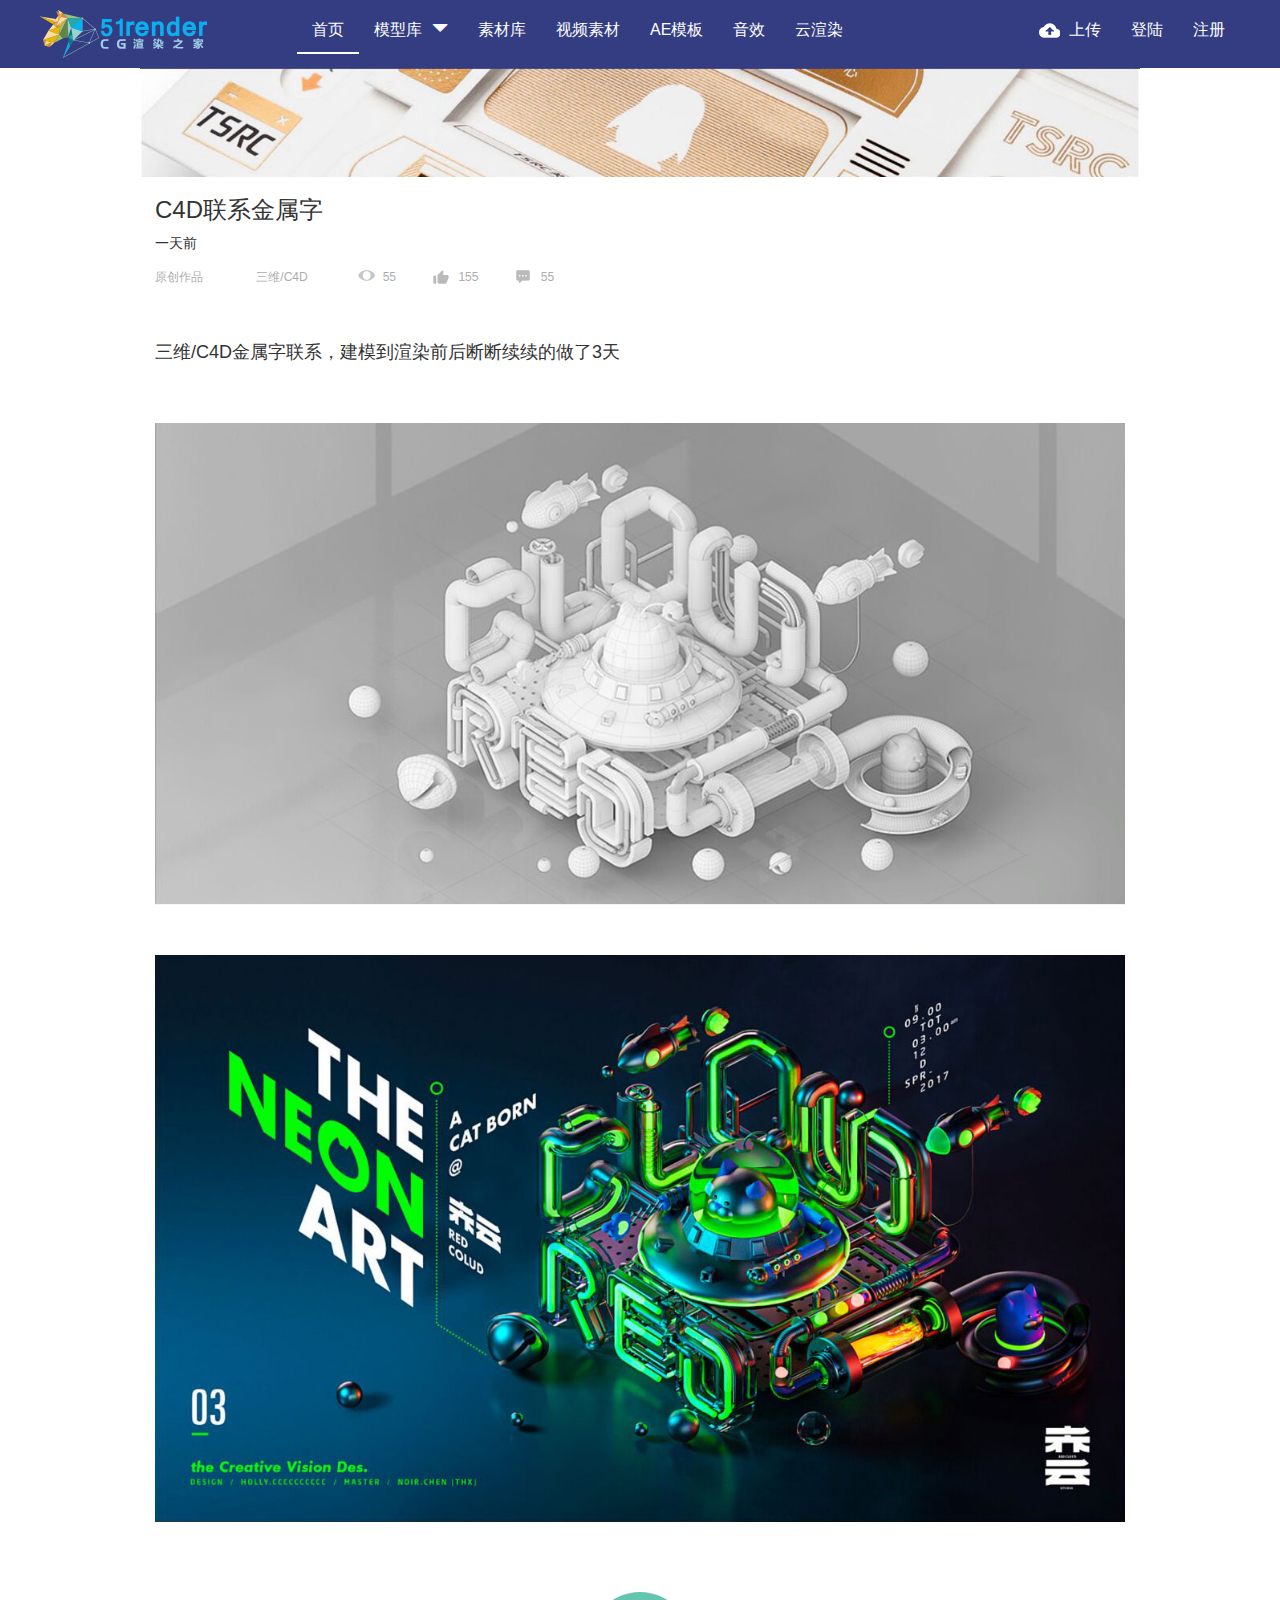
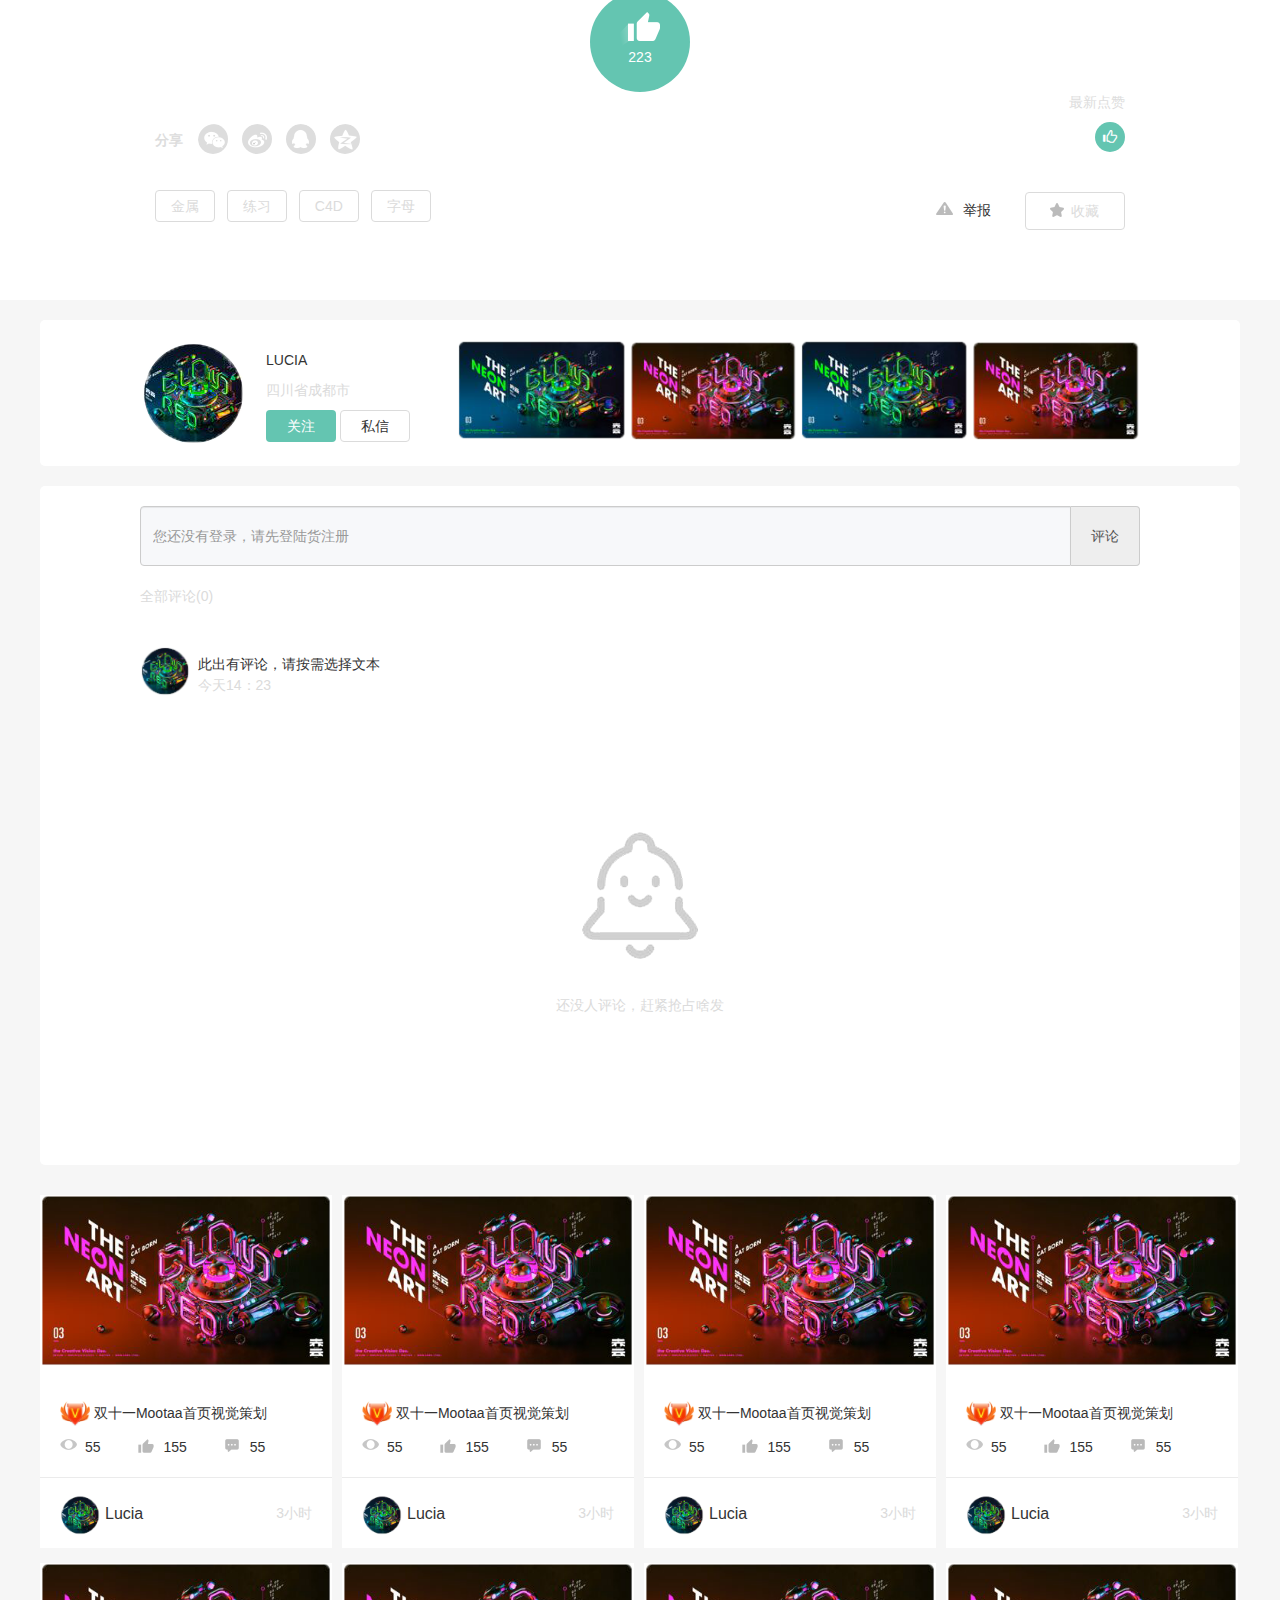
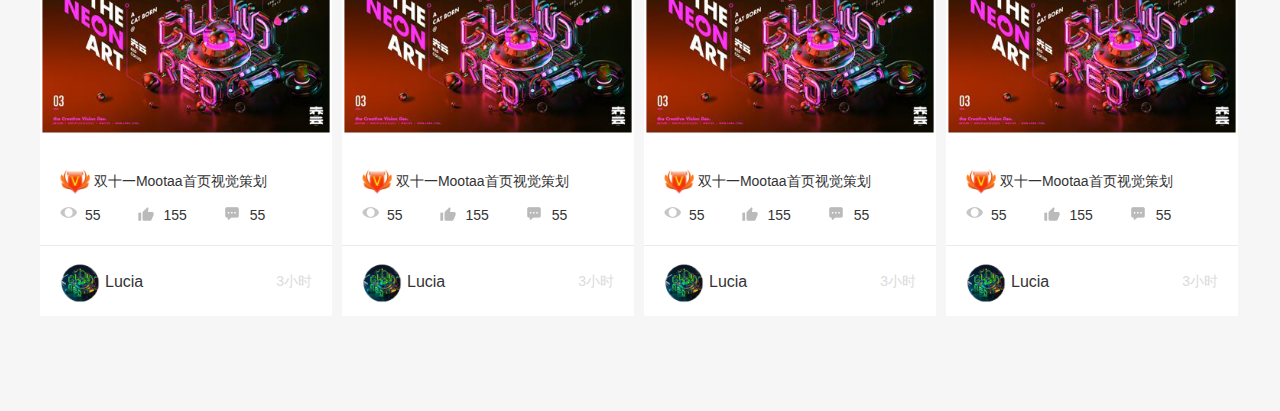
<file: index.html>
﻿<!DOCTYPE html>
<html>
<head>
    <meta charset="utf-8">
    <!-- <meta name="viewport" content="initial-scale=1.0, maximum-scale=1.0, user-scalable=no" /> -->
    <!-- <meta content="width=device-width, initial-scale=1.0, maximum-scale=1.0, user-scalable=0" name="viewport" /> -->

    <title>官网</title>

    <link rel="stylesheet" href="plugins/bootstrap-3.3.7-dist/css/bootstrap.css">
    <link rel="stylesheet" type="text/css" href="css/index.css">

</head>


<script src="js/jquery-3.2.1.js" type="text/javascript" charset="utf-8"></script>
<script src="plugins/bootstrap-3.3.7-dist/js/bootstrap.js" type="text/javascript" charset="utf-8"></script>

<body style="background-color: #fff;">
    <div class='header'>
        <div class="wrap clearfix">
            <div class='logo fl'> <a href='#'><img src="img/logo.png"></a></div>
            <div class="fl">
                <ul class="navbox nav_l">
                    <li class="activenav"><a href="#">首页</a></li>
                    <li><a href="#">模型库<i class='glyphicon glyphicon-triangle-bottom'style='padding-left:10px'></i></a></li>
                    <li><a href="#">素材库</a></li>
                    <li><a href="#">视频素材</a></li>
                    <li><a href="#">AE模板</a></li>
                    <li><a href="#">音效</a></li>
                    <li><a href="#">云渲染</a></li>
                </ul>
            </div>
            <div class="fr">
                <ul class="navbox">
                    <li><a href="#"><img src='img/function-item-icon2.png'>    &nbsp上传</a></li>
                    <li><a href="#">登陆</a></li>
                    <li><a href="#">注册</a></li>
                </ul>
            </div>
        </div>
    </div>
    <div class="content" style='padding-bottom: 50px;margin-bottom:20px;background-color: #fff;' id="go">
        <div class="wrap" style='padding:0 100px'>
            <img src='img/c4d.jpg' width='1000'>
            <div class='wrap_b'>
                <h3>C4D联系金属字</h3>
                <div>一天前</div>
                <div class='yuanchang'>
                    <div class='yuanchang_l fl'>
                        <span>原创作品</span>
                        <span>三维/C4D</span>
                    </div>
                    <div class='yuanchang_r fl'>
                        <span style='background: url(img/形状.png) no-repeat'>55</span>
                        <span style='background: url(img/赞.png) no-repeat'>155</span>
                        <span style='background: url(img/留言.png) no-repeat'>55</span>
                    </div>
                </div>
                <h4 style='padding:50px 0'>三维/C4D金属字联系，建模到渲染前后断断续续的做了3天</h4>
                <img src="img/a.jpg" width='970' alt="" srcset="">
                <img src="img/b.jpg" width='970' alt="" srcset="" style='margin:50px 0 70px 0;'>
                <div class='zhan_b'>223</div>
                <div class='share_text'>最新点赞</div>
                <div class='share clearfix'>
                    <div class="share-l">
                        <b style='vertical-align: super;color: #ddd;padding-right: 11px;position: relative;top: 8px;'>分享</b>
                        <span style='background-position: -1 -1'></span>
                        <span style='background-position: 120px 0'></span>
                        <span style='background-position: 75px 0'></span>
                        <span style='background-position: 32px 0'></span>
                        <div class='zhan_s fr'><i class='glyphicon glyphicon-thumbs-up'></i></div>
                    </div>
                </div>
                <div class='clearfix'>
                    <div class='fl'>
                        <button class='btn btn_c'>金属</button>
                        <button class='btn btn_c'>练习</button>
                        <button class='btn btn_c'>C4D</button>
                        <button class='btn btn_c'>字母</button>
                    </div>
                    <div class='fr'>
                        <div class='warning'>举报</div>
                        <button class='btn btn_sc'>收藏</button>
                    </div>
                </div>
            </div>
        </div>
    </div>
    <div class='gray_box'>
        <div class="wrap clearfix" style='padding:0 100px'>
            <div class='fl' style="margin:20px 0;">
                <div class='fl'>
                    <a href="#"><img src="img/c.png" alt=""></a>
                </div>
                <div class='fl' style="padding-left:20px">
                    <p style="padding-top:10px;">LUCIA</p>
                    <p class="gray">四川省成都市</p>
                    <button class='btn btn_lxg'>关注</button>
                    <button class='btn btn_lxs'>私信</button>
                </div>
            </div>
            <div class="fr"style="margin:20px 0;">
                <a href="#"><img src="img/d.png" height="100" alt=""></a>
                <a href="#"><img src="img/f.png" height="100" alt=""></a>
                <a href="#"><img src="img/d.png"  height="100" alt=""></a>
                <a href="#"><img src="img/f.png"  height="100" alt=""></a>
            </div>
        </div>

    </div>

    <div class='gray_box' style='padding-top:0' >
        <div class="wrap clearfix" style='padding:20px 100px'>
            <div class="input-group"style="height:60px;">
                <input type="text" class="form-control" placeholder="您还没有登录，请先登陆货注册"style="height:60px;background-color:#f7f8fa">
                <span class="input-group-addon"style="padding:0 20px">评论</span>
            </div>
            <div class="gray" style="padding:20px 0px">全部评论(0)</div>
            <div class="clearfix" style="padding:20px 0px">
                <div class='fl'>
                    <a href="#"><img src="img/c.png"width="50" alt=""></a>
                </div>
                <div class='fl' style="padding-left:8px">
                    <p style="margin-bottom: 1px;margin-top: 8px;">此出有评论，请按需选择文本</p>
                    <p class="gray">今天14：23</p>
                </div>
            </div>
            <div class="" style="padding:100px 0px;text-align:center">
                <img src="img/ld.png">
                <div class="gray" style="padding:30px 0;">还没人评论，赶紧抢占啥发</div>
            </div>

        </div>

    </div>

    




    <div class='gray_box' style='padding-top:0'>
        <div class="wrap clearfix" style='background:#f6f6f6;padding-bottom: 60px'>
            <div class='margin_r fl footer_g' style='background:#fff'>
                <img src="img/ba.png" class="footer_g">
                <div class="footerimg">
                    <img src="img/hot.png" width="30">
                    <span>双十一Mootaa首页视觉策划</span>
                    <div class='yuanchang_r' style="padding:10px 0 0 0">
                        <span style='background: url(img/形状.png) no-repeat'>55</span>
                        <span style='background: url(img/赞.png) no-repeat'>155</span>
                        <span style='background: url(img/留言.png) no-repeat'>55</span>
                    </div>
                </div>
                <div class="footer_b clearfix">
                    <div class='fl'>
                        <img src="img/c.png" width="40" style="margin-right: 5px" alt=""><span>Lucia</span>
                    </div>
                    <div class='fr' style="padding-left:20px">
                        <p class="gray">3小时</p>
                    </div>
                </div>
            </div>
            <div class='margin_r fl footer_g' style='background:#fff'>
                <img src="img/ba.png" class="footer_g">
                <div class="footerimg">
                    <img src="img/hot.png" width="30">
                    <span>双十一Mootaa首页视觉策划</span>
                    <div class='yuanchang_r' style="padding:10px 0 0 0">
                        <span style='background: url(img/形状.png) no-repeat'>55</span>
                        <span style='background: url(img/赞.png) no-repeat'>155</span>
                        <span style='background: url(img/留言.png) no-repeat'>55</span>
                    </div>
                </div>
                <div class="footer_b clearfix">
                    <div class='fl'>
                        <img src="img/c.png" width="40" style="margin-right: 5px" alt=""><span>Lucia</span>
                    </div>
                    <div class='fr' style="padding-left:20px">
                        <p class="gray">3小时</p>
                    </div>
                </div>
            </div>
            <div class='margin_r fl footer_g' style='background:#fff'>
                <img src="img/ba.png" class="footer_g">
                <div class="footerimg">
                    <img src="img/hot.png" width="30">
                    <span>双十一Mootaa首页视觉策划</span>
                    <div class='yuanchang_r' style="padding:10px 0 0 0">
                        <span style='background: url(img/形状.png) no-repeat'>55</span>
                        <span style='background: url(img/赞.png) no-repeat'>155</span>
                        <span style='background: url(img/留言.png) no-repeat'>55</span>
                    </div>
                </div>
                <div class="footer_b clearfix">
                    <div class='fl'>
                        <img src="img/c.png" width="40" style="margin-right: 5px" alt=""><span>Lucia</span>
                    </div>
                    <div class='fr' style="padding-left:20px">
                        <p class="gray">3小时</p>
                    </div>
                </div>
            </div>
            <div class='fl footer_g' style='background:#fff;'>
                <img src="img/ba.png" class="footer_g">
                <div class="footerimg">
                    <img src="img/hot.png" width="30">
                    <span>双十一Mootaa首页视觉策划</span>
                    <div class='yuanchang_r' style="padding:10px 0 0 0">
                        <span style='background: url(img/形状.png) no-repeat'>55</span>
                        <span style='background: url(img/赞.png) no-repeat'>155</span>
                        <span style='background: url(img/留言.png) no-repeat'>55</span>
                    </div>
                </div>
                <div class="footer_b clearfix">
                    <div class='fl'>
                        <img src="img/c.png" width="40" alt="" style="margin-right: 5px" ><span>Lucia</span>
                    </div>
                    <div class='fr' style="padding-left:20px">
                        <p class="gray">3小时</p>
                    </div>
                </div>
            </div>
            <div class='margin_r fl footer_g' style='background:#fff'>
                <img src="img/ba.png" class="footer_g">
                <div class="footerimg">
                    <img src="img/hot.png" width="30">
                    <span>双十一Mootaa首页视觉策划</span>
                    <div class='yuanchang_r' style="padding:10px 0 0 0">
                        <span style='background: url(img/形状.png) no-repeat'>55</span>
                        <span style='background: url(img/赞.png) no-repeat'>155</span>
                        <span style='background: url(img/留言.png) no-repeat'>55</span>
                    </div>
                </div>
                <div class="footer_b clearfix">
                    <div class='fl'>
                        <img src="img/c.png" width="40" style="margin-right: 5px" alt=""><span>Lucia</span>
                    </div>
                    <div class='fr' style="padding-left:20px">
                        <p class="gray">3小时</p>
                    </div>
                </div>
            </div>
            <div class='margin_r fl footer_g' style='background:#fff'>
                <img src="img/ba.png" class="footer_g">
                <div class="footerimg">
                    <img src="img/hot.png" width="30">
                    <span>双十一Mootaa首页视觉策划</span>
                    <div class='yuanchang_r' style="padding:10px 0 0 0">
                        <span style='background: url(img/形状.png) no-repeat'>55</span>
                        <span style='background: url(img/赞.png) no-repeat'>155</span>
                        <span style='background: url(img/留言.png) no-repeat'>55</span>
                    </div>
                </div>
                <div class="footer_b clearfix">
                    <div class='fl'>
                        <img src="img/c.png" width="40" style="margin-right: 5px" alt=""><span>Lucia</span>
                    </div>
                    <div class='fr' style="padding-left:20px">
                        <p class="gray">3小时</p>
                    </div>
                </div>
            </div>
            <div class='margin_r fl footer_g' style='background:#fff'>
                <img src="img/ba.png" class="footer_g">
                <div class="footerimg">
                    <img src="img/hot.png" width="30">
                    <span>双十一Mootaa首页视觉策划</span>
                    <div class='yuanchang_r' style="padding:10px 0 0 0">
                        <span style='background: url(img/形状.png) no-repeat'>55</span>
                        <span style='background: url(img/赞.png) no-repeat'>155</span>
                        <span style='background: url(img/留言.png) no-repeat'>55</span>
                    </div>
                </div>
                <div class="footer_b clearfix">
                    <div class='fl'>
                        <img src="img/c.png" width="40" style="margin-right: 5px" alt=""><span>Lucia</span>
                    </div>
                    <div class='fr' style="padding-left:20px">
                        <p class="gray">3小时</p>
                    </div>
                </div>
            </div>
            <div class='fl footer_g' style='background:#fff;'>
                <img src="img/ba.png" class="footer_g">
                <div class="footerimg">
                    <img src="img/hot.png" width="30">
                    <span>双十一Mootaa首页视觉策划</span>
                    <div class='yuanchang_r' style="padding:10px 0 0 0">
                        <span style='background: url(img/形状.png) no-repeat'>55</span>
                        <span style='background: url(img/赞.png) no-repeat'>155</span>
                        <span style='background: url(img/留言.png) no-repeat'>55</span>
                    </div>
                </div>
                <div class="footer_b clearfix">
                    <div class='fl'>
                        <img src="img/c.png" width="40" alt="" style="margin-right: 5px" ><span>Lucia</span>
                    </div>
                    <div class='fr' style="padding-left:20px">
                        <p class="gray">3小时</p>
                    </div>
                </div>
            </div>
        </div>

    </div>



        <script type="text/javascript">
            $(function () {
                $(".nav_l li").click(function () {
                    $('.nav_l li.activenav').removeClass('activenav')
                    $(this).addClass('activenav');
                })
            })
            function smoothscroll() {
                var currentScroll = document.documentElement.scrollTop || document.body.scrollTop;
                if (currentScroll > 0) {
                    window.requestAnimationFrame(smoothscroll);
                    window.scrollTo(0, currentScroll - (currentScroll / 5));
                }
            }

            document.getElementById("go").onclick=function(){
                window.location.href="indexCopy.html"
            }
        </script>
</body>
</html>
</file>
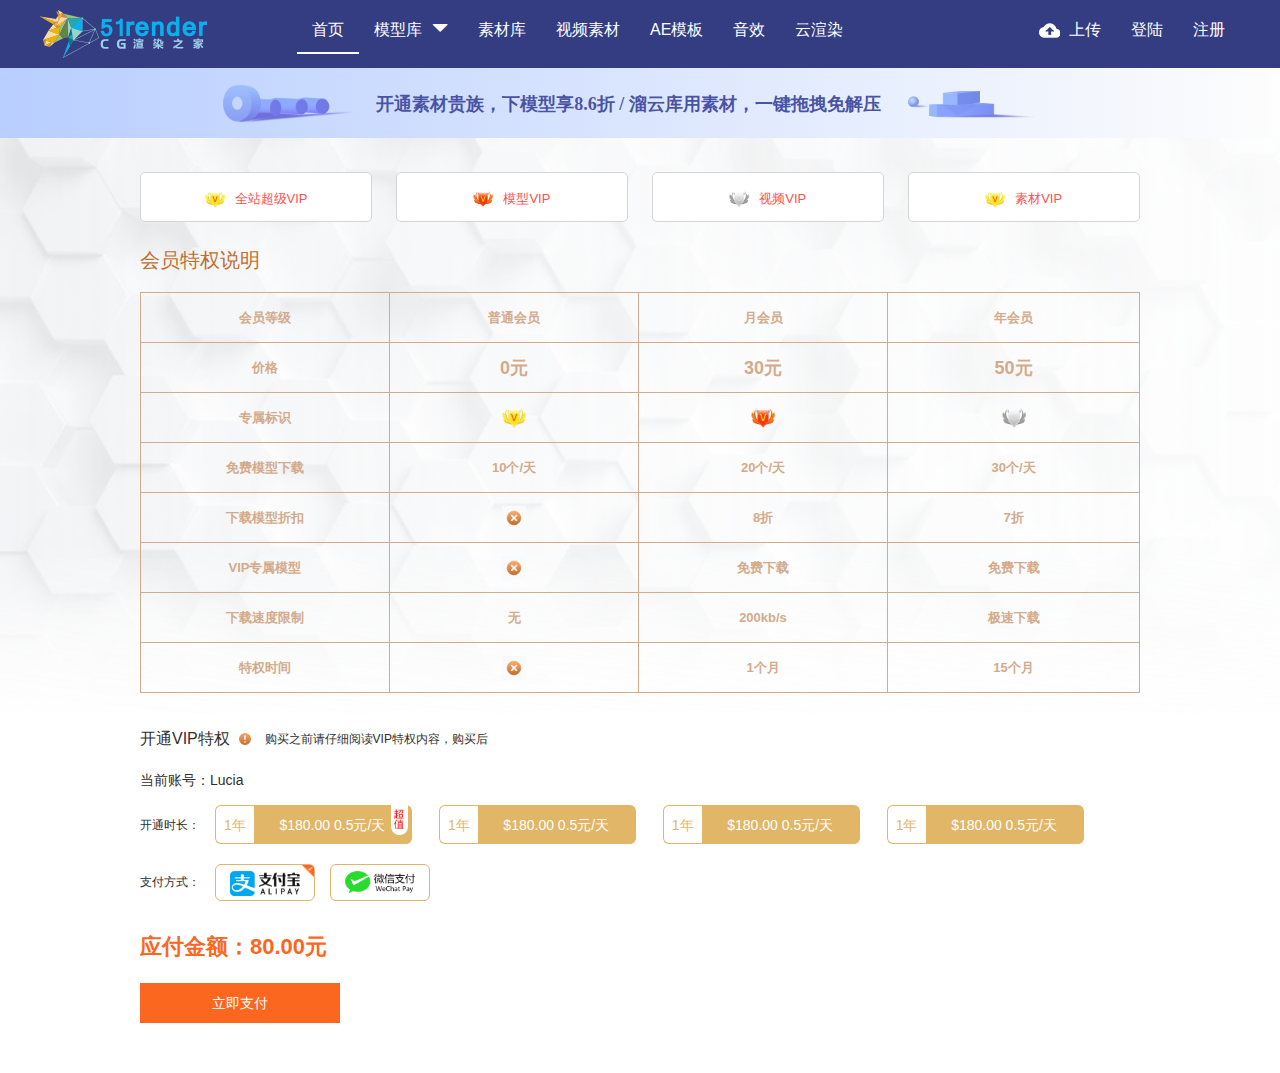
<file: shouye.html>
﻿<!DOCTYPE html>
<html>
<head>
    <meta charset="utf-8">
    <!-- <meta name="viewport" content="initial-scale=1.0, maximum-scale=1.0, user-scalable=no" /> -->
    <!-- <meta content="width=device-width, initial-scale=1.0, maximum-scale=1.0, user-scalable=0" name="viewport" /> -->

    <title>官网</title>

    <link rel="stylesheet" href="plugins/bootstrap-3.3.7-dist/css/bootstrap.css">
    <link rel="stylesheet" type="text/css" href="css/index.css">
    <link rel="stylesheet" type="text/css" href="css/shouye.css">
</head>


<script src="js/jquery-3.2.1.js" type="text/javascript" charset="utf-8"></script>
<script src="plugins/bootstrap-3.3.7-dist/js/bootstrap.js" type="text/javascript" charset="utf-8"></script>

<body style="background-color: #fff;">
    <div class='header'>
        <div class="wrap clearfix">
            <div class='logo fl'> <a href='#'><img src="img/logo.png"></a></div>
            <div class="fl">
                <ul class="navbox nav_l">
                    <li class="activenav"><a href="#">首页</a></li>
                    <li><a href="#">模型库<i class='glyphicon glyphicon-triangle-bottom'style='padding-left:10px'></i></a></li>
                    <li><a href="#">素材库</a></li>
                    <li><a href="#">视频素材</a></li>
                    <li><a href="#">AE模板</a></li>
                    <li><a href="#">音效</a></li>
                    <li><a href="#">云渲染</a></li>
                </ul>
            </div>
            <div class="fr">
                <ul class="navbox">
                    <li><a href="#"><img src='img/function-item-icon2.png'>    &nbsp上传</a></li>
                    <li><a href="#">登陆</a></li>
                    <li><a href="#">注册</a></li>
                </ul>
            </div>
        </div>
    </div>
    <div class="contents_header">
        <div>
            <img src="img/w.png">
            <span>开通素材贵族，下模型享8.6折 / 溜云库用素材，一键拖拽免解压</span>
            <img src="img/w2.png">
        </div>
    </div>
    <div class="contents_content_1">
        <div>
            <div class="ci"><img src="img/s1.png"><span>全站超级VIP</span></div>
            <div class="ci"><img src="img/s2.png"><span>模型VIP</span></div>
            <div class="ci"><img src="img/s3.png"><span>视频VIP</span></div>
            <div class="ci"><img src="img/s1.png"><span>素材VIP</span></div>

            <div class="hy">会员特权说明</div>

            <div style="border-right: 1px solid #D3AB8B;border-bottom: 1px solid #D3AB8B;overflow: hidden;">
            <div class="hyInner">会员等级</div>
            <div class="hyInner">普通会员</div>
            <div class="hyInner">月会员</div>
            <div class="hyInner longW">年会员</div>

            <div class="hyInner">价格</div>
            <div class="hyInner we">0元</div>
            <div class="hyInner we">30元</div>
            <div class="hyInner we longW">50元</div>

            <div class="hyInner">专属标识</div>
            <div class="hyInner"><img src="img/s1.png"></div>
            <div class="hyInner"><img src="img/s2.png"></div>
            <div class="hyInner longW"><img src="img/s3.png"></div>

            <div class="hyInner">免费模型下载</div>
            <div class="hyInner">10个/天</div>
            <div class="hyInner">20个/天</div>
            <div class="hyInner longW">30个/天</div>

            <div class="hyInner">下载模型折扣</div>
            <div class="hyInner"><img src="img/close.png"></div>
            <div class="hyInner">8折</div>
            <div class="hyInner longW">7折</div>


            <div class="hyInner">VIP专属模型</div>
            <div class="hyInner"><img src="img/close.png"></div>
            <div class="hyInner">免费下载</div>
            <div class="hyInner longW">免费下载</div>

            <div class="hyInner">下载速度限制</div>
            <div class="hyInner">无</div>
            <div class="hyInner">200kb/s</div>
            <div class="hyInner longW">极速下载</div>

            <div class="hyInner">特权时间</div>
            <div class="hyInner"><img src="img/close.png"></div>
            <div class="hyInner">1个月</div>
            <div class="hyInner longW">15个月</div>

            </div>
        </div>
    </div>
    <div class="kt">
        <div class="kt_header">
            <span>开通VIP特权</span>
            <img src="img/注意6.png">
            <span>购买之前请仔细阅读VIP特权内容，购买后</span>
        </div>
        <div class="cUser">当前账号：Lucia</div>
        <div class="ckt">
            <span>开通时长：</span>
            <div style="position: relative;">
                <span>1年</span>
                <span>$180.00 0.5元/天</span>
                <img src="img/cz.png" class="cz">
            </div>
            <div>
                <span>1年</span>
                <span>$180.00 0.5元/天</span>
            </div>
            <div>
                <span>1年</span>
                <span>$180.00 0.5元/天</span>
            </div>
            <div>
                <span>1年</span>
                <span>$180.00 0.5元/天</span>
            </div>
        </div>
        <div class="zffs">
            <span>支付方式：</span><div style="position: relative;"><img src="img/zfb.png"><img src="img/r.png" style="position: absolute;right: 0;top:0;width: 12px;"></div><div><img src="img/wx.png"></div>
        </div>
        <div class="yf">应付金额：80.00元</div>
        <div class="ljzf">立即支付</div>
    </div>

        <script type="text/javascript">
            $(function () {
                $(".nav_l li").click(function () {
                    $('.nav_l li.activenav').removeClass('activenav')
                    $(this).addClass('activenav');
                })
            })
            function smoothscroll() {
                var currentScroll = document.documentElement.scrollTop || document.body.scrollTop;
                if (currentScroll > 0) {
                    window.requestAnimationFrame(smoothscroll);
                    window.scrollTo(0, currentScroll - (currentScroll / 5));
                }
            }
        </script>
</body>
</html>
</file>
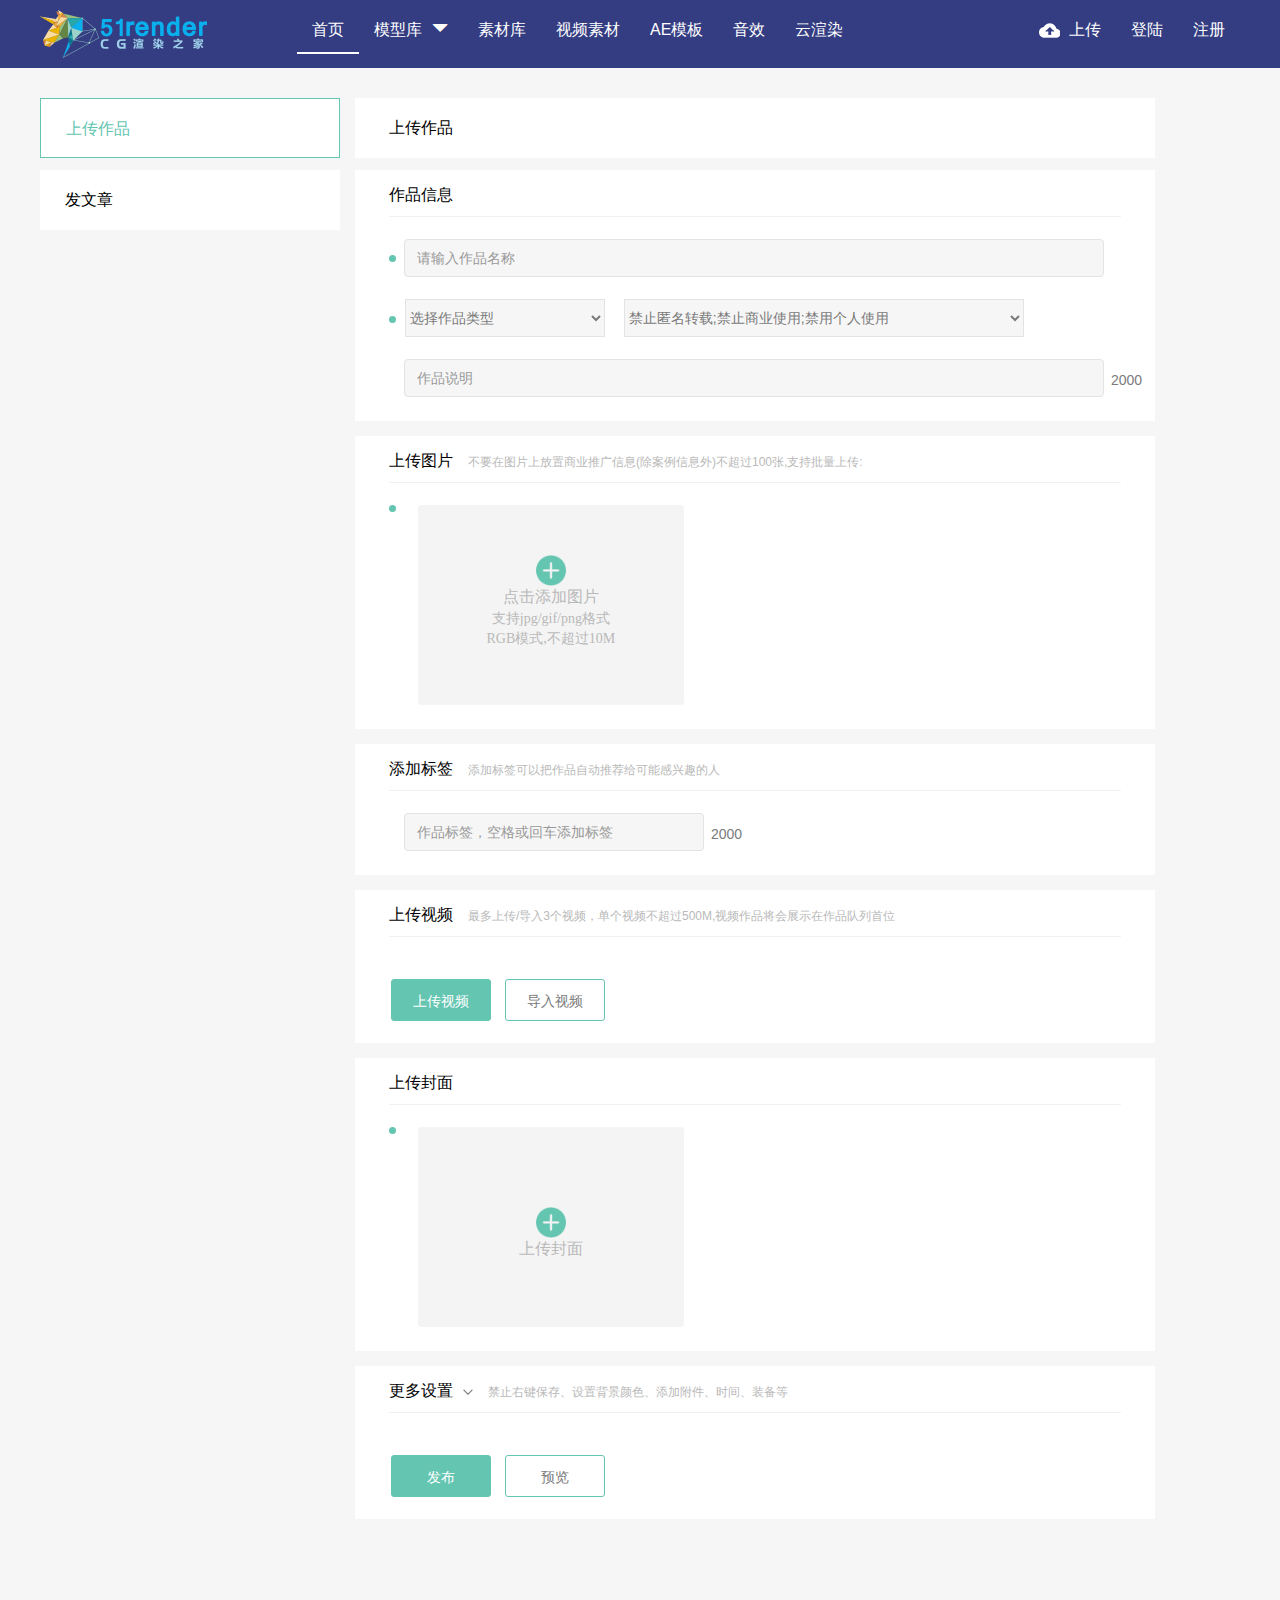
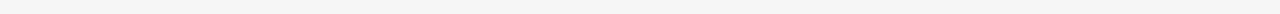
<file: upload.html>
﻿<!DOCTYPE html>
<html>
<head>
    <meta charset="utf-8">
    <!-- <meta name="viewport" content="initial-scale=1.0, maximum-scale=1.0, user-scalable=no" /> -->
    <!-- <meta content="width=device-width, initial-scale=1.0, maximum-scale=1.0, user-scalable=0" name="viewport" /> -->

    <title>官网</title>

    <link rel="stylesheet" href="plugins/bootstrap-3.3.7-dist/css/bootstrap.css">
    <link rel="stylesheet" type="text/css" href="css/index.css">
    <link rel="stylesheet" type="text/css" href="css/upload.css">

</head>


<script src="js/jquery-3.2.1.js" type="text/javascript" charset="utf-8"></script>
<script src="plugins/bootstrap-3.3.7-dist/js/bootstrap.js" type="text/javascript" charset="utf-8"></script>

<body style="background:rgba(246,246,246,1);">
    <div class='header'>
        <div class="wrap clearfix">
            <div class='logo fl'> <a href='#'><img src="img/logo.png"></a></div>
            <div class="fl">
                <ul class="navbox nav_l">
                    <li class="activenav"><a href="#">首页</a></li>
                    <li><a href="#">模型库<i class='glyphicon glyphicon-triangle-bottom'style='padding-left:10px'></i></a></li>
                    <li><a href="#">素材库</a></li>
                    <li><a href="#">视频素材</a></li>
                    <li><a href="#">AE模板</a></li>
                    <li><a href="#">音效</a></li>
                    <li><a href="#">云渲染</a></li>
                </ul>
            </div>
            <div class="fr">
                <ul class="navbox">
                    <li><a href="#"><img src='img/function-item-icon2.png'>    &nbsp上传</a></li>
                    <li><a href="#">登陆</a></li>
                    <li><a href="#">注册</a></li>
                </ul>
            </div>
        </div>
    </div>
    <div class="content" style="padding-bottom: 50px;margin-bottom:20px;margin-top: 20px;" id="go">
        <div class="wrap" style="overflow: hidden;">
            <div class="uploadLeft">
                <div class="actives">上传作品</div>
                <div>发文章</div>
            </div>
            <div class="uploadRight">
                <div class="upTitle" style="margin-bottom: 12px;">上传作品 </div>
                <div class="forms">
                    <div class="forms_title">作品信息</div>
                    <div class="lines"></div>
                    <div class="inputWrap"><span></span><input type="text" class="form-control" placeholder="请输入作品名称" aria-describedby="basic-addon1"></div>
                     <div class="inputWrap"><span></span>
                      <select style="width: 200px;"><option>选择作品类型</option></select>
                      <select style="width: 400px;margin-left: 15px;g["><option>禁止匿名转载;禁止商业使用;禁用个人使用</option></select>
                     </div>
                    <div class="inputWrap"><span style="opacity: 0"></span><input type="text" class="form-control" placeholder="作品说明" aria-describedby="basic-addon1"><font style="color: #7A7A7A;font-size: 14px;vertical-align: middle;margin-left: 7px;position: relative;top: 2px;">2000</font></div>
                </div>
                <div class="forms">
                    <div class="forms_title">上传图片<font style="color: #B9B9B9;font-size: 12px;margin-left: 15px;">不要在图片上放置商业推广信息(除案例信息外)不超过100张,支持批量上传:</font></div>
                    <div class="lines"></div>
                    <div class="inputWrap"><span style="vertical-align: top;"></span>
                        <div class="uploadDiv" style="margin-left: 10px;">
                            <img src="img/ic1.png">
                            <div class="c1">点击添加图片</div>
                            <div class="c2">支持jpg/gif/png格式</div>
                            <div class="c2">RGB模式,不超过10M</div>
                        </div>
                    </div>
                </div>

                <div class="forms">
                    <div class="forms_title">添加标签<font style="color: #B9B9B9;font-size: 12px;margin-left: 15px;">添加标签可以把作品自动推荐给可能感兴趣的人</font></div>
                    <div class="lines"></div>
                    <div class="inputWrap"><span style="opacity: 0"></span><input type="text" style="width: 300px!important;" class="form-control" placeholder="作品标签，空格或回车添加标签" aria-describedby="basic-addon1"><font style="color: #7A7A7A;font-size: 14px;vertical-align: middle;margin-left: 7px;position: relative;top: 2px;">2000</font></div>
                </div>

                <div class="forms">
                    <div class="forms_title">上传视频<font style="color: #B9B9B9;font-size: 12px;margin-left: 15px;">最多上传/导入3个视频，单个视频不超过500M,视频作品将会展示在作品队列首位</font></div>
                    <div class="lines"></div>
                    <div class="btnDiv">
                        <div class="ac">上传视频</div>
                        <div>导入视频</div>
                    </div>

                </div>


                <div class="forms">
                    <div class="forms_title">上传封面</div>
                    <div class="lines"></div>
                    <div class="inputWrap"><span style="vertical-align: top;"></span>
                        <div class="uploadDiv" style="margin-left: 10px;padding-top: 80px;">
                            <img src="img/ic1.png">
                            <div class="c1">上传封面</div>
                        </div>
                    </div>
                </div>


                <div class="forms">
                    <div class="forms_title">更多设置<img src="img/ic2.png" style="width: 10px;vertical-align: middle;margin-left: 10px;"><font style="color: #B9B9B9;font-size: 12px;margin-left: 15px;">禁止右键保存、设置背景颜色、添加附件、时间、装备等</font></div>
                    <div class="lines"></div>
                    <div class="btnDiv">
                        <div class="ac">发布</div>
                        <div>预览</div>
                    </div>

                </div>
            </div>
        </div>
    </div>

        <script type="text/javascript">
            $(function () {
                $(".nav_l li").click(function () {
                    $('.nav_l li.activenav').removeClass('activenav')
                    $(this).addClass('activenav');
                })
            })
            function smoothscroll() {
                var currentScroll = document.documentElement.scrollTop || document.body.scrollTop;
                if (currentScroll > 0) {
                    window.requestAnimationFrame(smoothscroll);
                    window.scrollTo(0, currentScroll - (currentScroll / 5));
                }
            }

            document.getElementById("go").onclick=function(){
                window.location.href="shouye.html"
            }
        </script>
</body>
</html>
</file>
<file: css/index.css>
.fr {
    float: right;
}

.fl {
    float: left;
}
.gray {
    color: #dbdbdb;
}
.margin_r {
    margin-right: 10px;
}

.header {
    width: 100%;
    min-width: 1200px;
    background-color: #343d82;
}


.wrap {
    width: 1190px;
    min-width: 1200px;
    margin: 0 auto;
    padding: 10px 0;
}

.header .wrap {
    background-color: #343d82;
}

.logo {
    padding-right: 50px
}


.wrap_b {
    padding: 0 15px;
}
.navbox{
    list-style: none;

}
.navbox li{
    float:left;

}
.navbox li a{
    display: block;
    padding-bottom: 15px;
    line-height: 20px;
    padding: 10px 15px;
    color: #fff;
    font-size: 16px;
    text-decoration: none;
    border-bottom:2px solid #343d82;
}
.activenav{
    border-bottom:2px solid #fff;
}
.yuanchang {
    padding: 15px 0;
    font-size: 12px;
    color: #adadad
}

.yuanchang_l span {
    padding-right: 50px;
}

.yuanchang_r span {
    cursor: pointer;
    padding: 0 34px 0 25px;
}

.zhan_b {
    margin: 0 auto;
    width: 100px;
    height: 100px;
    border-radius: 50%;
    background: url('../img/2.png') no-repeat center 20px #64C5B1;
    color: #fff;
    text-align: center;
    padding-top: 55px;
}

.share {
    margin-bottom: 36px
}

.share-l span {
    width: 30px;
    height: 30px;
    display: inline-block;
    border-radius: 50%;
    margin-right: 10px;
    background-color: #fff;
    background-image: url('../img/编组 20.png');
    background-repeat: none;
    color: #dddddd;
}

.share_text {
    text-align: right;
    color: #dddddd;
    margin-bottom: 10px;
}

.zhan_s {
    width: 30px;
    height: 30px;
    border-radius: 50%;
    background-color: #64C5B1;
    line-height: 33px;
    text-align: center;
    color: #fff;
}

.btn_c {
    background: #fff;
    color: #dbdbdb;
    border: 1px solid #dbdbdb;
    padding: 5px 15px;
    margin-right: 8px;
}

.btn_sc {
    background: url(../img/路径22.png) no-repeat 24px 10px #fff;
    color: #dbdbdb;
    padding: 8px 25px 8px 45px;
    border: 1px solid #dbdbdb;
}

.warning {
    width: 109px;
    text-align: right;
    display: inline-block;
    padding: 10px 30px;
    background: url('../img/形状22.png') no-repeat 24px 12px #fff;
    cursor: pointer;
}

.gray_box {
    padding:20px 0;
    width: 100%;
    min-width: 1200px;
    background-color: #f6f6f6;
}

.gray_box .wrap {
    border-radius: 5px;
    background-color: #fff;
}
.btn_lxg {
    padding: 5px 20px;
    background: #64C5B1;
    color:#fff
}
.btn_lxs {
    padding: 5px 20px;
    background: #fff;
    border: 1px solid #dbdbdb;
}
.footerimg {
    padding:20px;
    border-bottom:1px solid rgba(204,204,204,0.4);
}
.footer_b {
    padding: 10px 20px 0 20px;
    height:50px;
    line-height:50px;
}
.footer_b span {
    font-size:16px;
}
.footer_g{
  width:292px;
  margin-bottom: 15px;
}

span{
    vertical-align: middle;
}
.btn_lxg:hover{
    color: #000;
    background:#fff;
    border:1px solid #dbdbdb
}
</file>
<file: css/shouye.css>
.contents_header{
    width: 100%;
    height:70px;
    background:linear-gradient(90deg,rgba(156,187,255,1) 0%,rgba(253,253,253,1) 100%);
    opacity:0.71;
    padding: 0;
    line-height: 70px;
}
.contents_header div{
    width: 1200px;
    margin:0 auto;
    text-align: center;
}
.contents_header span{
    font-size:18px;
    font-family:PingFangSC-Semibold,PingFang SC;
    font-weight:600;
    color:rgba(0,13,129,1);
    margin-right: 23px;
}
.contents_header img{
    width: 130px;
    margin-right: 19px;
}
.contents_content_1>div{
    width: 1000px;
    margin: 0 auto;
}
.contents_content_1{
    padding-top:34px;
    padding-bottom: 20px;
    background: url(../img/bg.png) no-repeat center center;
    background-size: cover;
    overflow: hidden;
}
.ci{
    width: 232px;
    margin-right: 20px;
    display: inline-block;
    vertical-align: middle;
    text-align: center;
    background: #fff;
    height: 50px;
    line-height: 50px;
    border:1px solid rgba(212,212,212,1);
    border-radius: 5px;
}
.ci:nth-of-type(4){
    margin-right: 0;
}
.ci img{
    width: 20px;
    vertical-align: middle;
    margin-right: 10px;
}
.ci span{
    vertical-align: middle;
    font-size: 13px;
    color: #FF4F4F
}
.hy{
    font-size: 20px;
    font-family: PingFangSC-Medium,PingFang SC;
    font-weight: 500;
    color: rgba(191,111,46,1);
    margin-top: 24px;
    margin-bottom: 17px;
}
.hyInner{
    width: 249px;
    float: left;
    border-top: 1px solid #D3AB8B;
    border-left: 1px solid #D3AB8B;
    text-align: center;
    line-height: 50px;
    height: 50px;
    color: #D3AB8B;
    font-size: 13px;
    display: inline-block;
    font-weight: bold;
}
.hyInner>img{

     width: 24px;
}
.kt{
    width: 1000px;
    margin: 0 auto;
        margin-bottom: 50px;
}
.kt_header{
    margin-top: 15px;
    margin-bottom: 20px;
    vertical-align: middle;
}
.kt_header span:nth-of-type(1){
    color: #2F2F2F;
    font-size: 16px;
    margin-right: 5px;
    vertical-align: middle;
}
.kt_header img{
    vertical-align: middle;
    width: 12px;
    margin-right: 10px;
}
.kt_header span:nth-of-type(2){
    color: #2F2F2F;
    font-size: 12px;
    vertical-align: middle;
}
.cUser{
    font-size: 14px;
    color:#2F2F2F;
    margin-top:15px;
    margin-bottom: 15px;
}
.ckt{
    vertical-align: middle;

}
.ckt *{
    box-sizing: border-box;
}
.ckt>span{
    vertical-align: top;
    color:#2F2F2F;
    font-size: 12px;
    margin-right: 11px;
    position: relative;
    top:12px;
}

.ckt>div{
    width: 200px;
    display: inline-block;
    margin-right: 20px;
    height: 40px;
}
.ckt>div>span:nth-of-type(1){
    display: inline-block;
    width: 39px;
    height: 39px;
    line-height: 39px;
    text-align: center;
    color: #E1B666;
    float: left;
    border-top:1px solid rgba(225,182,102,1);
    border-left:1px solid rgba(225,182,102,1);
    border-bottom:1px solid rgba(225,182,102,1);
    border-top-left-radius: 6px;
    border-bottom-left-radius: 6px;
}
.ckt>div>span:nth-of-type(2){
    display: inline-block;
    width: 158px;
    height: 39px;
    line-height: 39px;
    text-align: center;
    background: #E1B666;
    color: #fff;
    float: left;
    border-top:1px solid rgba(225,182,102,1);
    border-right:1px solid rgba(225,182,102,1);
    border-bottom:1px solid rgba(225,182,102,1);
    border-top-right-radius: 6px;
    border-bottom-right-radius: 6px;
}
.zffs{margin-top: 14px;}
.zffs>span{
    vertical-align: middle;
    color:#2F2F2F;
    font-size: 12px;
    margin-right: 15px;
}
.zffs>div{
    width: 100px;
    height: 37px;
    border: 1px solid #e1b666;
    margin-right: 15px;
    display: inline-block;
    vertical-align: middle;
    border-radius: 6px;
}
.zffs>div img{
    width: 70px;
    display: block;
    margin: 0 auto;
    position:relative;
    top:6px;
}
.yf{
    margin-top: 30px;
    margin-bottom: 20px;
    font-size:22px;
    font-weight:600;
    color:rgba(251,103,31,1);
}
.ljzf{
    width: 200px;
    height: 40px;
    line-height: 40px;
    text-align: center;
    color: #fff;
    font-size: 14px;

    background:rgba(251,103,31,1);
}
.cz{
    position: absolute;
    right: 7px;
    top:0;
    height: 30px;
}
.longW{
    width: 252px;
}
.rp{
    position: absolute;
    right: 0;
    top:0;

}
.we{
    font-size: 18px;
}
</file>
<file: css/upload.css>
.uploadLeft{
    width: 300px;
    float: left;
}
.uploadRight{
    width: 800px;
    float: left;
    margin-left: 15px;
    background:rgba(246,246,246,1);
}
.uploadLeft div{
    height: 60px;
    line-height: 60px;
    padding-left: 25px;
    font-size: 16px;
    color: #000;
    background: #fff;
    margin-bottom: 12px;
}
.uploadLeft div.actives{
    color: #64C5B1;
    border:1px solid #64C5B1;
}
html,body{
    background:rgba(246,246,246,1);
}
.upTitle{
    height: 60px;
    line-height: 60px;
    background: #fff;
    color: #000;
    font-size: 16px;
    padding-left: 34px;
}

.forms{
    background: #fff;
    padding-bottom: 2px;
    margin-bottom: 15px;    

}
.forms_title{
    height: 42px;
    line-height: 42px;
    background: #fff;
    color: #000;
    font-size: 16px;
    padding-left: 34px;
    margin-bottom: 4px;
    padding-top: 4px;
}
.lines{
    height: 1px;
    background: #F1F1F1;
    margin-left: 34px;
    margin-bottom: 22px;
    margin-right: 34px;
}
.inputWrap{
    vertical-align: middle;
        padding-left: 34px;
        margin-bottom: 22px;
}
.inputWrap span{
    display: inline-block;
    width: 7px;
    height: 7px;
    background: #64C5B1;
    vertical-align: middle;
    border-radius: 50%;
    margin-right: 8px;
}
.inputWrap input{
    vertical-align: middle;
    background: #F6F6F6;
    color: #7A7A7A;
    height: 38px;
    display: inline-block;
    width: 700px!important;
    border:1px solid rgba(227,227,227,1);
    box-shadow: none;
}
select{
    background: #F6F6F6;
    color: #7A7A7A;
    height: 38px;
    border:1px solid rgba(227,227,227,1);
    box-shadow: none;
    position: relative;
    left:-3px;
}
.uploadDiv{
    width: 266px;
    height: 200px;
    text-align: center;
    background:rgba(244,244,244,1);
    border-radius:3px;
    padding-top: 50px;
    display: inline-block;
}
.uploadDiv img{
    width: 30px;
}
.c1{
    font-size:16px;
font-family:PingFangSC-Medium,PingFang SC;
font-weight:500;
color:rgba(185,185,185,1);
}
.c2{
    font-size:14px;
font-family:PingFangSC-Regular,PingFang SC;
font-weight:400;
color:rgba(185,185,185,1);
}
.btnDiv{
    padding-top: 20px;
    padding-bottom: 20px;
    padding-left: 36px;
}
.ac{

}
.btnDiv div{
    margin-right: 10px;
    width:100px;
height:42px;
line-height: 42px;
text-align: center;
border-radius:3px;
border:1px solid rgba(100,197,177,1);
background: #fff;
font-size: 14px;
font-weight:500;
color:rgba(122,122,122,1);
display: inline-block;
}
.btnDiv div.ac{
    background:rgba(100,197,177,1);
border-radius:3px;
color: #fff;
}
</file>
